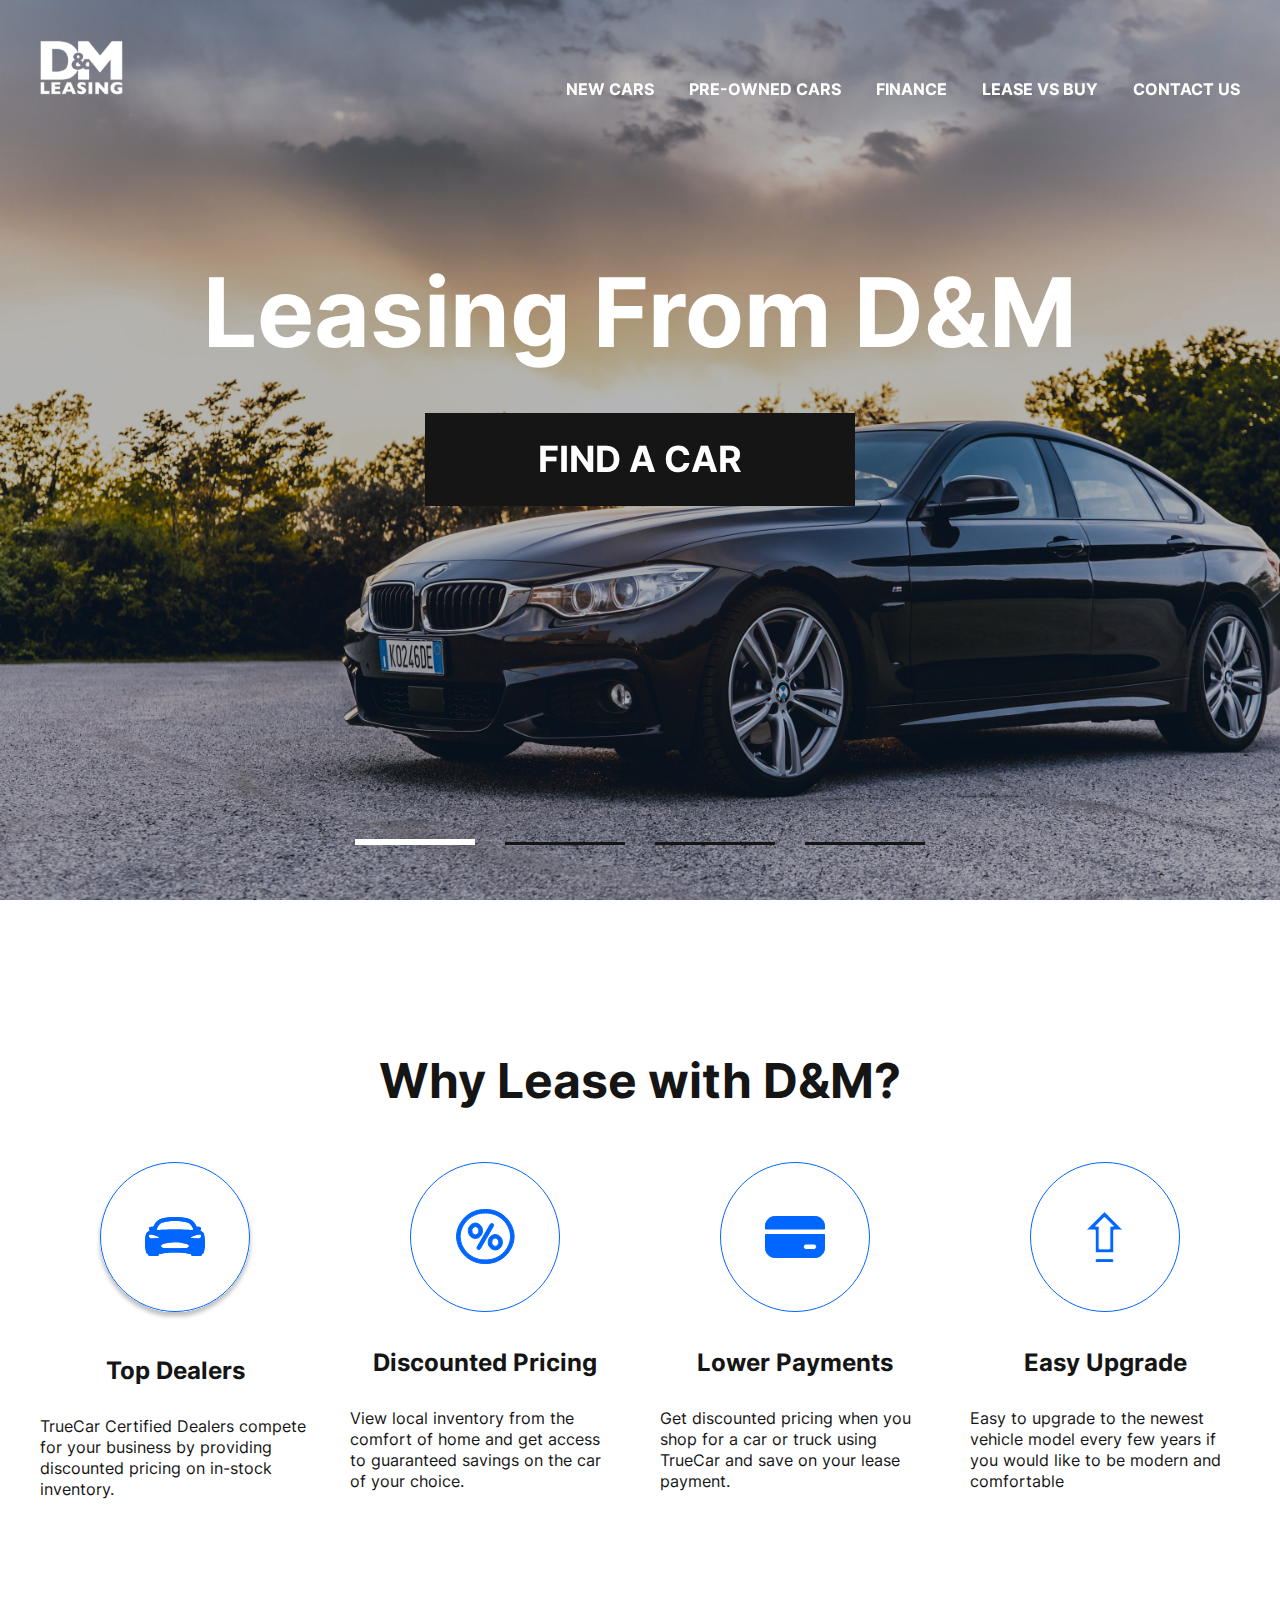
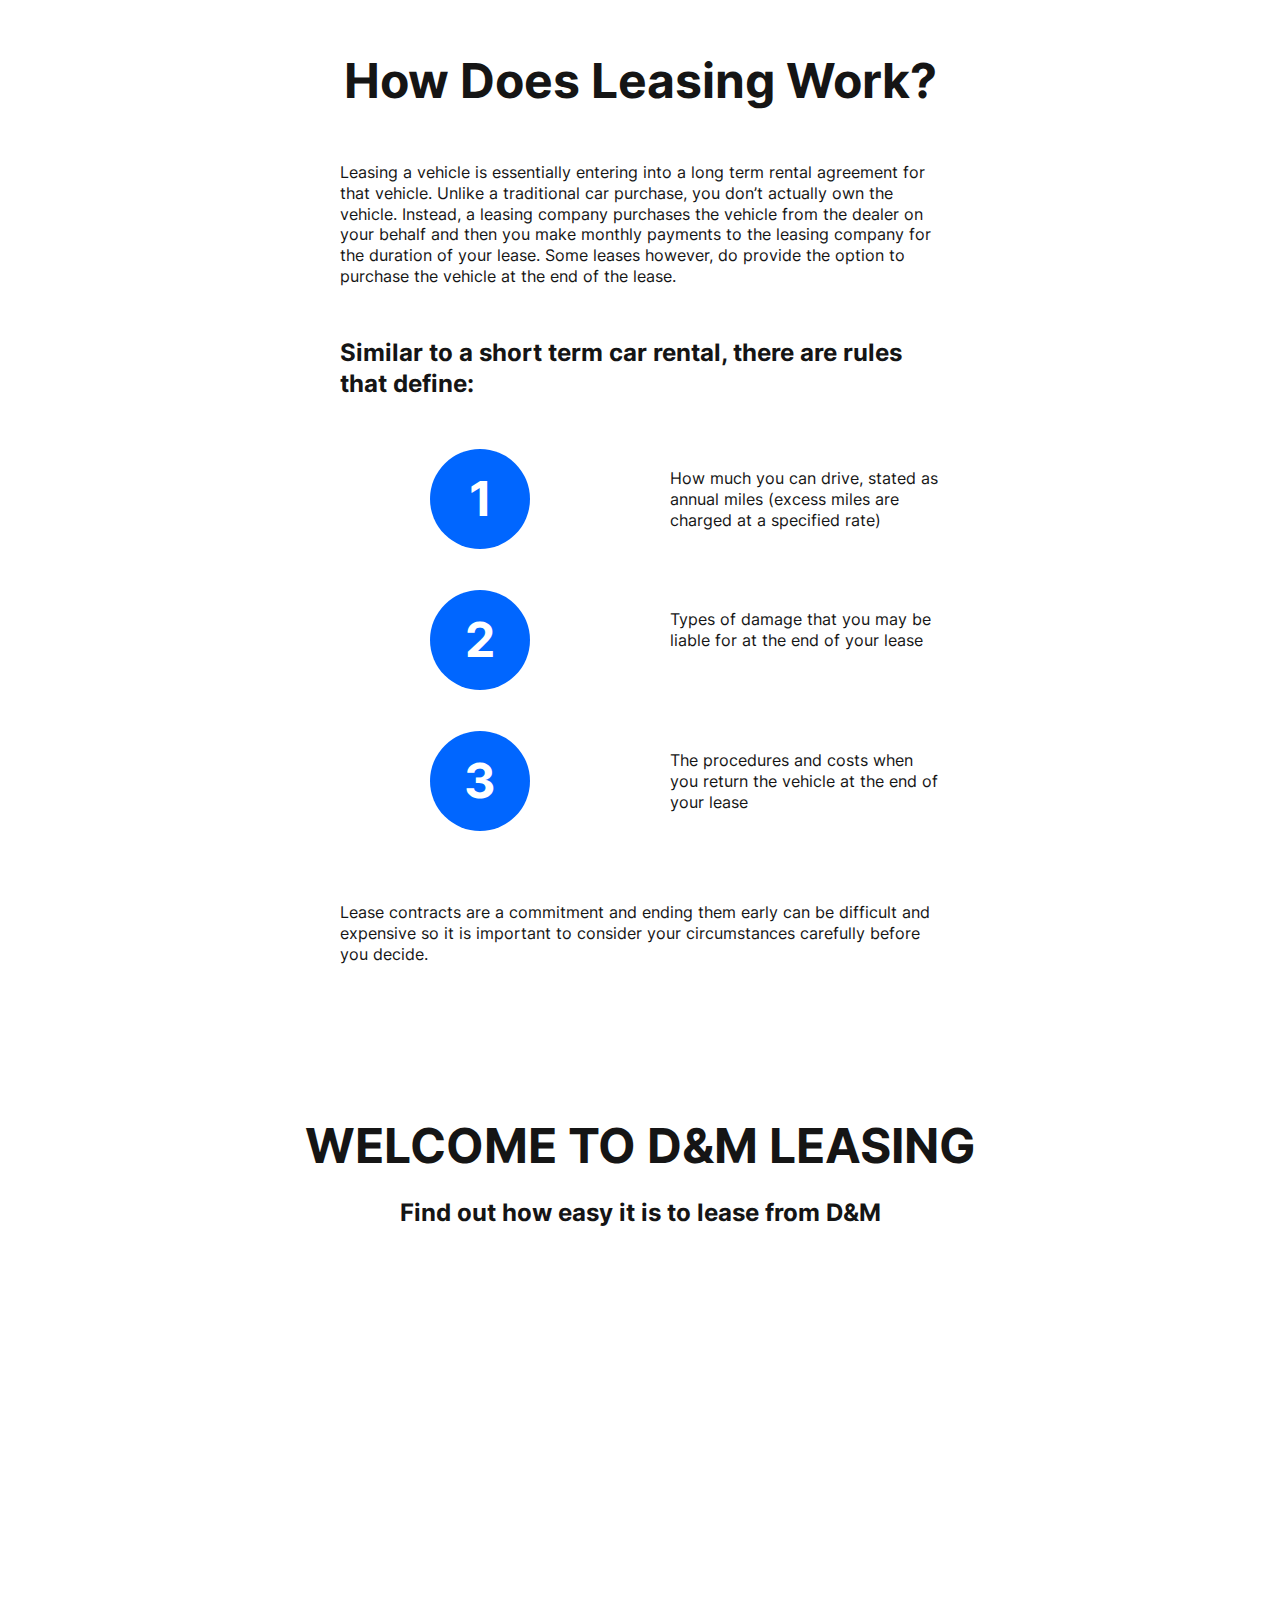
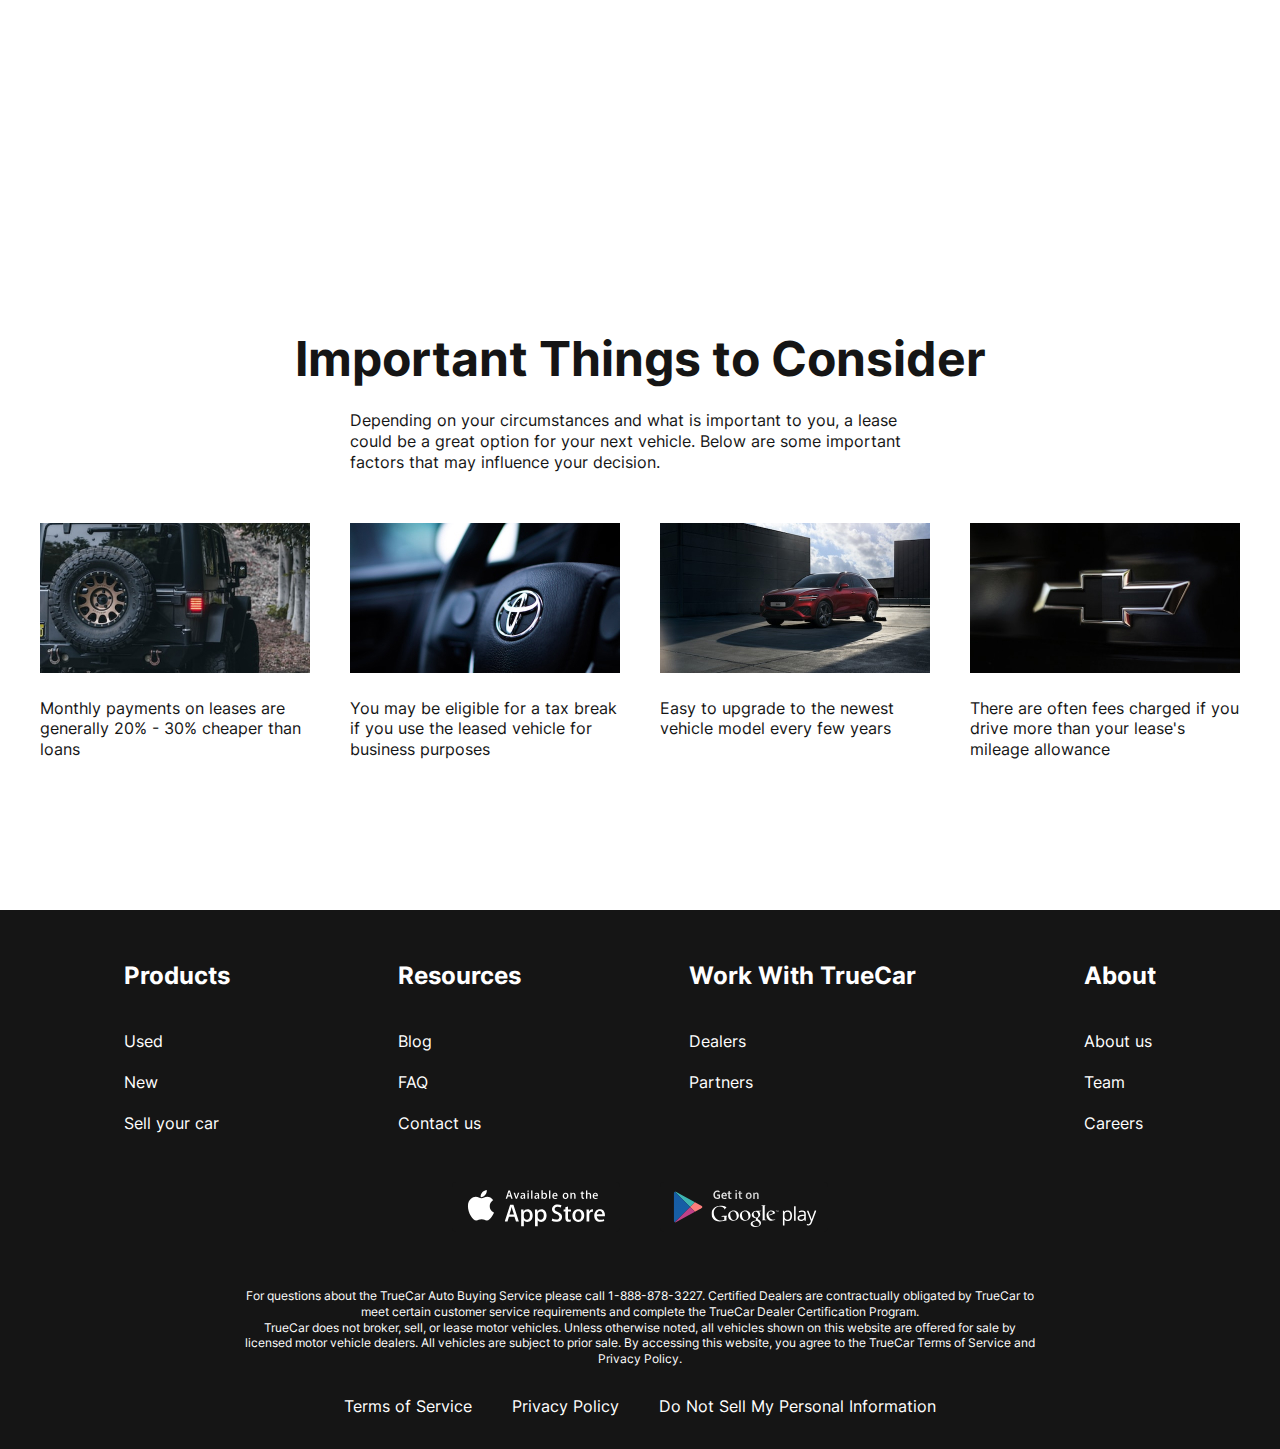
<file: index.html>
<!DOCTYPE html>
<html lang="en">
<head>
    <meta charset="UTF-8">
    <meta http-equiv="X-UA-Compatible" content="IE=edge">
    <meta name="viewport" content="width=device-width, initial-scale=1.0">
    <title>Главная</title>
    <!-- swiper css link -->
    <link rel="stylesheet" href="https://cdn.jsdelivr.net/npm/swiper@9/swiper-bundle.min.css"/>
    <!-- css file link -->
    <link rel="stylesheet" href="css/style.css">
    <!-- favicon link -->
    <link rel="shortcut icon" href="images/favicon.ico">
</head>
<body>
    <div class="wrapper">
        <header class="header header-main">
            <div class="container">
                <div class="header__inner">
                    <a href="index.html" class="logo">
                        <img src="images/logo.svg" alt="" class="logo__img">
                    </a>
                    <nav class="menu">
                        <button class="menu__btn">
                            <span></span>
                            <span></span>
                            <span></span>
                        </button>
                        <ul class="menu__list">
                            <li class="menu__list-item">
                                <a href="new-cars.html" class="menu__list-link">NEW CARS</a>
                            </li>
                            <li class="menu__list-item">
                                <a href="" class="menu__list-link">PRE-OWNED CARS</a>
                            </li>
                            <li class="menu__list-item">
                                <a href="" class="menu__list-link">FINANCE</a>
                            </li>
                            <li class="menu__list-item">
                                <a href="" class="menu__list-link">LEASE VS BUY</a>
                            </li>
                            <li class="menu__list-item">
                                <a href="contacts.html" class="menu__list-link">CONTACT US</a>
                            </li>
                        </ul>
                    </nav>
                </div>
            </div>
        </header>

        <main class="main">
            <section class="top">
                <div class="container">
                    <h1 class="title">
                        Leasing From D&M
                    </h1>
                    <a href="new-cars.html" class="top__link">
                        FIND A CAR
                    </a>
                </div>
            </section>

            <div class="slider">
                <div class="swiper">
                    <div class="swiper-wrapper">
                        <div class="swiper-slide" style="background-image: url(images/main-slider/01.webp);"></div>
                        <div class="swiper-slide" style="background-image: url(images/main-slider/02.webp);"></div>
                        <div class="swiper-slide" style="background-image: url(images/main-slider/01.webp);"></div>
                        <div class="swiper-slide" style="background-image: url(images/main-slider/02.webp);"></div>
                    </div>
                    <div class="swiper-pagination"></div>
                </div>
            </div>

            <section class="why-lease">
                <div class="container">
                    <h2 class="section-title">
                        Why Lease with D&M?
                    </h2>
                    <ul class="why-lease__list">
                        <li class="why-lease__item">
                            <img src="images/why-lease/01.svg" alt="" class="why-lease__item-img">
                            <h4 class="why-lease__item-title">
                                Top Dealers
                            </h4>
                            <p class="why-lease__item-text">
                                TrueCar Certified Dealers compete for your business by providing discounted pricing on in-stock inventory.
                            </p>
                        </li>
                        <li class="why-lease__item">
                            <img src="images/why-lease/02.svg" alt="" class="why-lease__item-img">
                            <h4 class="why-lease__item-title">
                                Discounted Pricing
                            </h4>
                            <p class="why-lease__item-text">
                                View local inventory from the comfort of home and get access to guaranteed savings on the car of your choice.
                            </p>
                        </li>
                        <li class="why-lease__item">
                            <img src="images/why-lease/03.svg" alt="" class="why-lease__item-img">
                            <h4 class="why-lease__item-title">
                                Lower Payments
                            </h4>
                            <p class="why-lease__item-text">
                                Get discounted pricing when you shop for a car or truck using TrueCar and save on your lease payment.
                            </p>
                        </li>
                        <li class="why-lease__item">
                            <img src="images/why-lease/04.svg" alt="" class="why-lease__item-img">
                            <h4 class="why-lease__item-title">
                                Easy Upgrade
                            </h4>
                            <p class="why-lease__item-text">
                                Easy to upgrade to the newest vehicle model every few years if you would like to be modern and comfortable
                            </p>
                        </li>
                    </ul>
                </div>
            </section>

            <section class="how-does">
                <div class="container">
                    <div class="how-does__inner">
                        <h2 class="section-title">
                            How Does Leasing Work?
                        </h2>
                        <p class="how-does__text">
                            Leasing a vehicle is essentially entering into a long term rental agreement for that vehicle. Unlike a traditional car purchase, you don’t actually own the vehicle. Instead, a leasing company purchases the vehicle from the dealer on your behalf and then you make monthly payments to the leasing company for the duration of your lease. Some leases however, do provide the option to purchase the vehicle at the end of the lease.
                        </p>
                        <h4 class="how-does__mini-title">
                            Similar to a short term car rental, there are rules that define:
                        </h4>
                        <ol class="how-does__list">
                            <li class="how-does__item">
                                How much you can drive, stated as annual miles (excess miles are charged at a specified rate)
                            </li>
                            <li class="how-does__item">
                                Types of damage that you may be liable for at the end of your lease
                            </li>
                            <li class="how-does__item">
                                The procedures and costs when you return the vehicle at the end of your lease
                            </li>
                        </ol>
                        <p class="how-does__text">
                            Lease contracts are a commitment and ending them early can be difficult and expensive so it is important to consider your circumstances carefully before you decide.
                        </p>
                    </div>
                </div>
            </section>

            <section class="welcome">
                <div class="container">
                    <h2 class="section-title welcome__title">
                        WELCOME TO D&M LEASING
                    </h2>
                    <p class="welcome__text">
                        Find out how easy it is to lease from D&M
                    </p>
                    <iframe class="welcome__video" width="1000" height="500" src="https://www.youtube.com/embed/dPb3ig0LdqM" title="YouTube video player" frameborder="0" allow="accelerometer; autoplay; clipboard-write; encrypted-media; gyroscope; picture-in-picture; web-share" allowfullscreen></iframe>
                </div>
            </section>
            <section class="important">
                <div class="container">
                    <h2 class="section-title important__title">
                        Important Things to Consider
                    </h2>
                    <p class="important__text">
                        Depending on your circumstances and what is important to you, a lease could be a great option for your next vehicle. Below are some important factors that may influence your decision.
                    </p>
                    <ul class="important__list">
                        <li class="important__item">
                            <img src="images/important/01.webp" alt="" class="important__item-img">
                            <p class="important__item-text">
                                Monthly payments on leases are generally 20% - 30% cheaper than loans
                            </p>
                        </li>
                        <li class="important__item">
                            <img src="images/important/02.webp" alt="" class="important__item-img">
                            <p class="important__item-text">
                                You may be eligible for a tax break if you use the leased vehicle for business purposes
                            </p>
                        </li>
                        <li class="important__item">
                            <img src="images/important/03.webp" alt="" class="important__item-img">
                            <p class="important__item-text">
                                Easy to upgrade to the newest vehicle model every few years
                            </p>
                        </li>
                        <li class="important__item">
                            <img src="images/important/04.webp" alt="" class="important__item-img">
                            <p class="important__item-text">
                                There are often fees charged if you drive more than your lease's mileage allowance
                            </p>
                        </li>
                    </ul>
                </div>
            </section>
        </main>

        <footer class="footer">
            <div class="container">
                <nav class="footer__menu">
                    <ul class="footer__menu-list">
                        <li class="footer__menu-item">
                            <p class="footer__menu-title">Products</p>
                        </li>
                        <li class="footer__menu-item">
                            <a href="#" class="footer__menu-link">Used</a>
                        </li>
                        <li class="footer__menu-item">
                            <a href="#" class="footer__menu-link">New</a>
                        </li>
                        <li class="footer__menu-item">
                            <a href="#" class="footer__menu-link">Sell your car</a>
                        </li>
                    </ul>
                    <ul class="footer__menu-list">
                        <li class="footer__menu-item">
                            <p class="footer__menu-title">Resources</p>
                        </li>
                        <li class="footer__menu-item">
                            <a href="#" class="footer__menu-link">Blog</a>
                        </li>
                        <li class="footer__menu-item">
                            <a href="#" class="footer__menu-link">FAQ</a>
                        </li>
                        <li class="footer__menu-item">
                            <a href="contacts.html" class="footer__menu-link">Contact us</a>
                        </li>
                    </ul>
                    <ul class="footer__menu-list">
                        <li class="footer__menu-item">
                            <p class="footer__menu-title">Work With TrueCar</p>
                        </li>
                        <li class="footer__menu-item">
                            <a href="#" class="footer__menu-link">Dealers</a>
                        </li>
                        <li class="footer__menu-item">
                            <a href="#" class="footer__menu-link">Partners</a>
                        </li>
                    </ul>
                    <ul class="footer__menu-list">
                        <li class="footer__menu-item">
                            <p class="footer__menu-title">About</p>
                        </li>
                        <li class="footer__menu-item">
                            <a href="#" class="footer__menu-link">About us</a>
                        </li>
                        <li class="footer__menu-item">
                            <a href="#" class="footer__menu-link">Team</a>
                        </li>
                        <li class="footer__menu-item">
                            <a href="#" class="footer__menu-link">Careers</a>
                        </li>
                    </ul>
                </nav>

                <ul class="app">
                    <li class="app__item">
                        <a href="#" class="app__item-link">
                            <img src="images/app/app-store.svg" alt="" class="app__item-img">
                        </a>
                    </li>
                    <li class="app__item">
                        <a href="#" class="app__item-link">
                            <img src="images/app/google-play.svg" alt="" class="app__item-img">
                        </a>
                    </li>
                </ul>

                <div class="footer__copy">
                    <p class="footer__copy-text">
                        For questions about the TrueCar Auto Buying Service please call 1-888-878-3227.
                        Certified Dealers are contractually obligated by TrueCar to meet certain customer service requirements and complete the TrueCar Dealer Certification Program.
                    </p>
                    <p class="footer__copy-text">
                        TrueCar does not broker, sell, or lease motor vehicles. Unless otherwise noted, all vehicles shown on this website are offered for sale by licensed motor vehicle dealers. All vehicles are subject to prior sale. By accessing this website, you agree to the TrueCar Terms of Service and Privacy Policy.
                    </p>
                </div>
                
                <nav class="copy__nav">
                    <ul class="copy__nav-list">
                        <li class="copy__nav-item">
                            <a href="#" class="copy__nav-link">Terms of Service</a>
                        </li>
                        <li class="copy__nav-item">
                            <a href="#" class="copy__nav-link">Privacy Policy</a>
                        </li>
                        <li class="copy__nav-item">
                            <a href="#" class="copy__nav-link">Do Not Sell My Personal Information</a>
                        </li>
                    </ul>
                </nav>
            </div>
        </footer>
    </div>

    <!-- swiper js link -->
    <script src="js/swiper-bundle.min.js"></script>
    <!-- file js link -->
    <script src="js/main.js"></script>
</body>
</html>
</file>
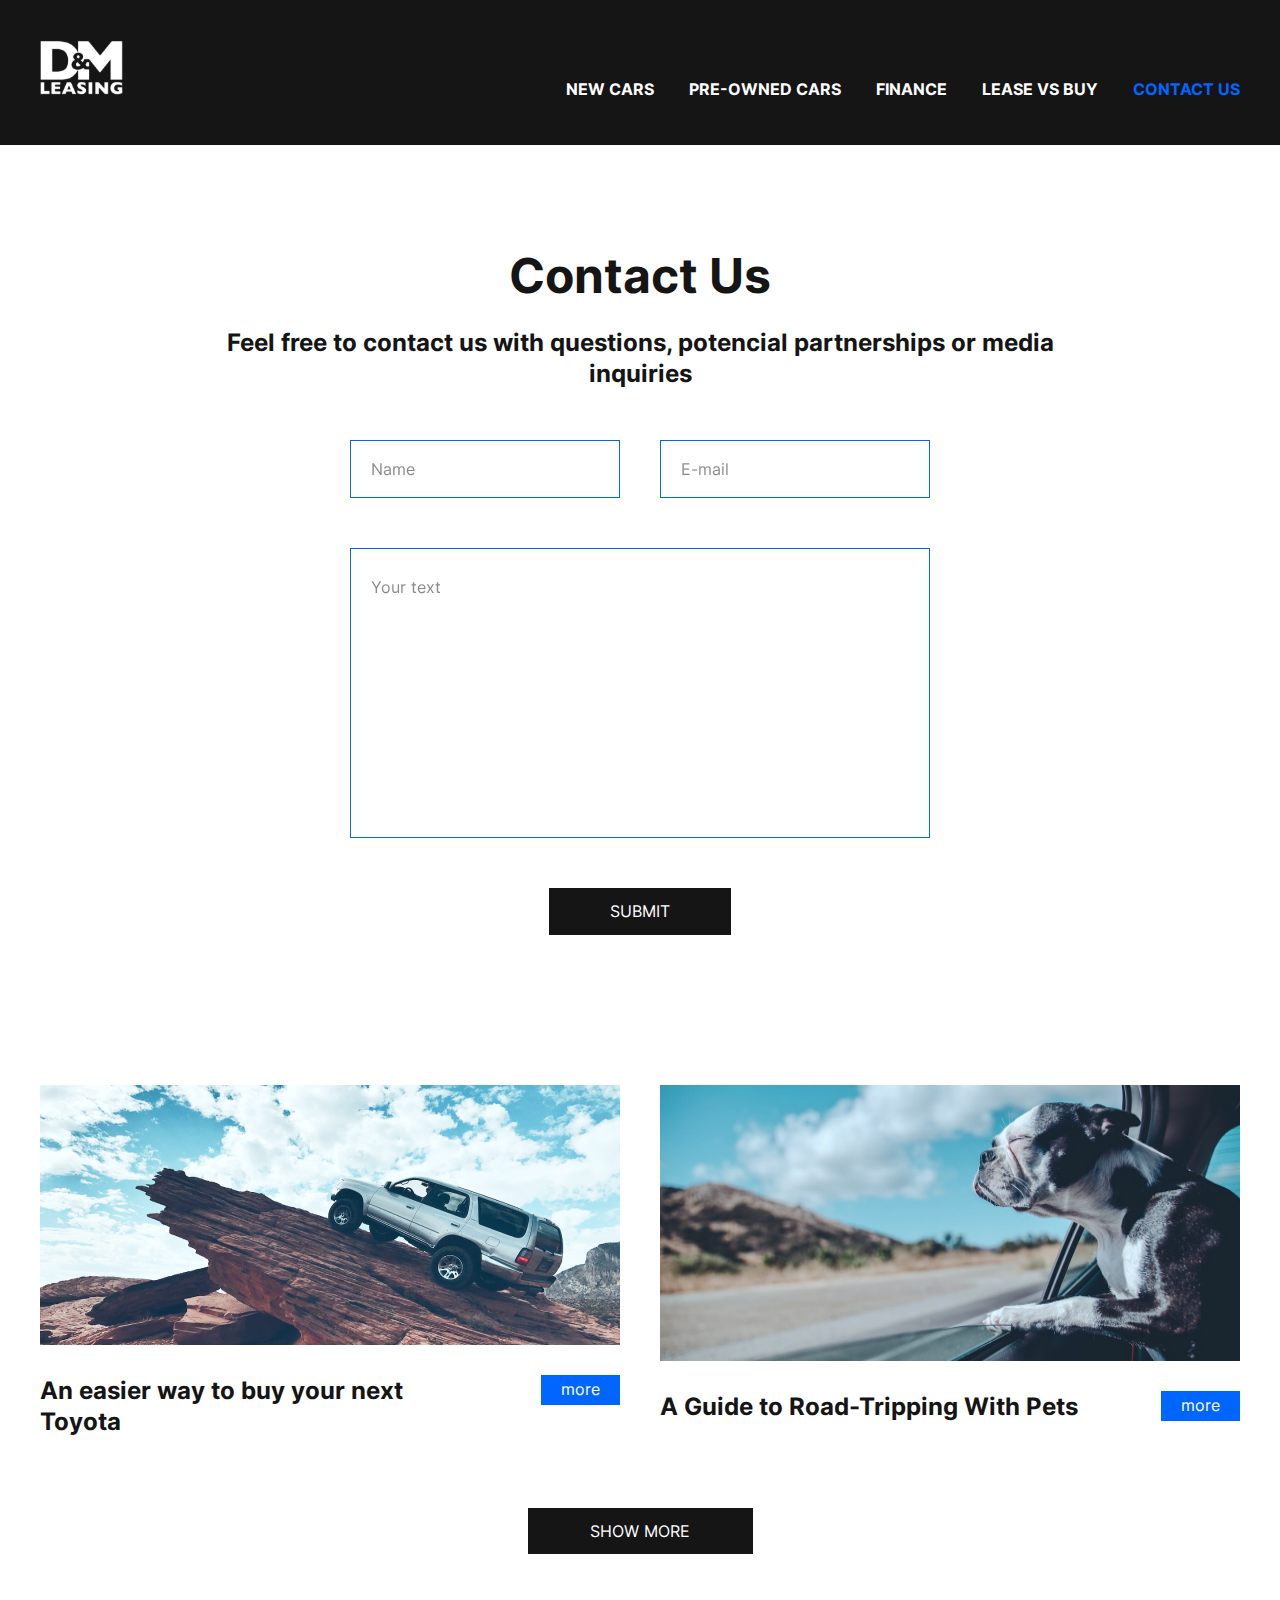
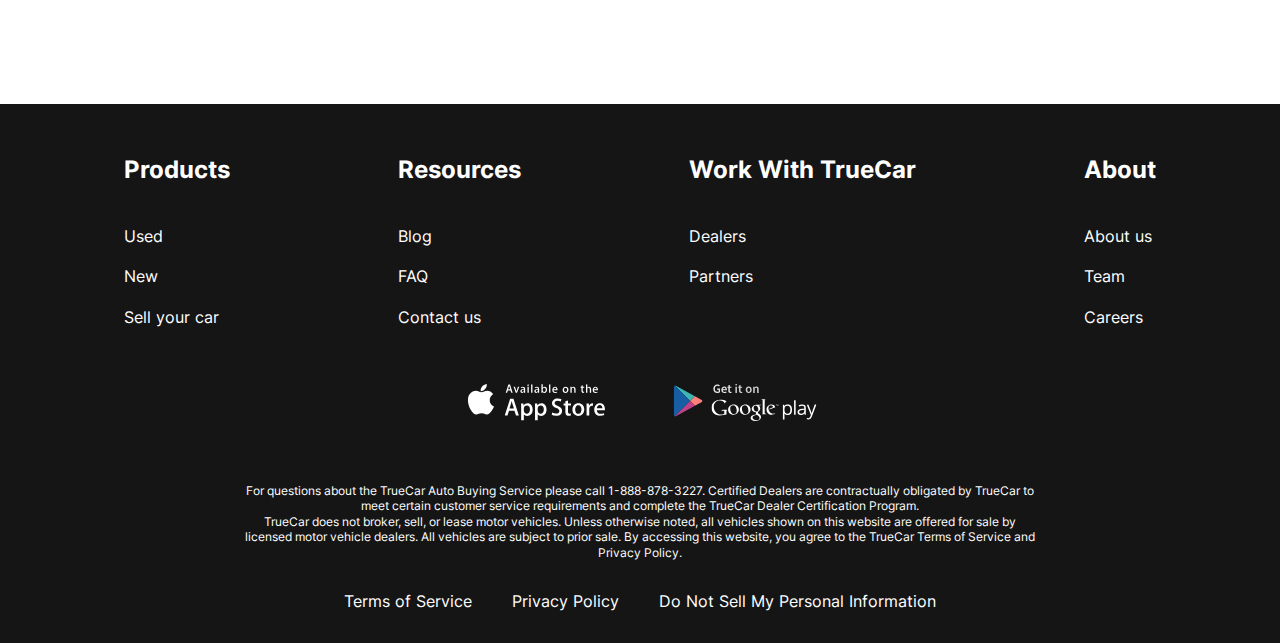
<file: contacts.html>
<!DOCTYPE html>
<html lang="en">
<head>
    <meta charset="UTF-8">
    <meta http-equiv="X-UA-Compatible" content="IE=edge">
    <meta name="viewport" content="width=device-width, initial-scale=1.0">
    <title>Контакты</title>
    <!-- css file link -->
    <link rel="stylesheet" href="css/style.css">
    <!-- favicon link -->
    <link rel="shortcut icon" href="images/favicon.ico">
</head>
<body>
    <div class="wrapper">
        <header class="header">
            <div class="container">
                <div class="header__inner">
                    <a href="index.html" class="logo">
                        <img src="images/logo.svg" alt="" class="logo__img">
                    </a>
                    <nav class="menu">
                        <button class="menu__btn">
                            <span></span>
                            <span></span>
                            <span></span>
                        </button>
                        <ul class="menu__list">
                            <li class="menu__list-item">
                                <a href="new-cars.html" class="menu__list-link">NEW CARS</a>
                            </li>
                            <li class="menu__list-item">
                                <a href="" class="menu__list-link">PRE-OWNED CARS</a>
                            </li>
                            <li class="menu__list-item">
                                <a href="" class="menu__list-link">FINANCE</a>
                            </li>
                            <li class="menu__list-item">
                                <a href="" class="menu__list-link">LEASE VS BUY</a>
                            </li>
                            <li class="menu__list-item">
                                <a href="" class="menu__list-link menu__list-link--active">CONTACT US</a>
                            </li>
                        </ul>
                    </nav>
                </div>
            </div>
        </header>

        <main class="main">
            <section class="contacts">
                <div class="container">
                    <h2 class="section-title contacts__title">
                        Contact Us
                    </h2>
                    <p class="contacts__text">
                        Feel free to contact us with questions, potencial partnerships or media inquiries
                    </p>
                    <form action="#" class="contacts-form">
                        <input type="text" class="contacts-form__input" placeholder="Name">
                        <input type="text" class="contacts-form__input" placeholder="E-mail">
                        <textarea class="contacts-form__textarea" placeholder="Your text"></textarea>
                        <button class="contacts-form__btn" type="submit">SUBMIT</button>
                    </form>
                </div>
            </section>

            <section class="blog">
                <div class="container">
                    <div class="blog__items">
                        <div class="blog__item">
                            <img src="images/blog/01.webp" alt="" class="blog__item-img">
                            <h4 class="blog__item-title">
                                An easier way to buy your next Toyota
                            </h4>
                            <a href="#" class="blog__item-link">more</a>
                        </div>
                        <div class="blog__item">
                            <img src="images/blog/02.webp" alt="" class="blog__item-img">
                            <h4 class="blog__item-title">
                                A Guide to Road-Tripping With Pets
                            </h4>
                            <a href="#" class="blog__item-link">more</a>
                        </div>
                    </div>
                    <a href="#" class="showmore-link">SHOW MORE</a>
                </div>
            </section>
        </main>

        <footer class="footer">
            <div class="container">
                <nav class="footer__menu">
                    <ul class="footer__menu-list">
                        <li class="footer__menu-item">
                            <p class="footer__menu-title">Products</p>
                        </li>
                        <li class="footer__menu-item">
                            <a href="#" class="footer__menu-link">Used</a>
                        </li>
                        <li class="footer__menu-item">
                            <a href="#" class="footer__menu-link">New</a>
                        </li>
                        <li class="footer__menu-item">
                            <a href="#" class="footer__menu-link">Sell your car</a>
                        </li>
                    </ul>
                    <ul class="footer__menu-list">
                        <li class="footer__menu-item">
                            <p class="footer__menu-title">Resources</p>
                        </li>
                        <li class="footer__menu-item">
                            <a href="#" class="footer__menu-link">Blog</a>
                        </li>
                        <li class="footer__menu-item">
                            <a href="#" class="footer__menu-link">FAQ</a>
                        </li>
                        <li class="footer__menu-item">
                            <a href="contacts.html" class="footer__menu-link">Contact us</a>
                        </li>
                    </ul>
                    <ul class="footer__menu-list">
                        <li class="footer__menu-item">
                            <p class="footer__menu-title">Work With TrueCar</p>
                        </li>
                        <li class="footer__menu-item">
                            <a href="#" class="footer__menu-link">Dealers</a>
                        </li>
                        <li class="footer__menu-item">
                            <a href="#" class="footer__menu-link">Partners</a>
                        </li>
                    </ul>
                    <ul class="footer__menu-list">
                        <li class="footer__menu-item">
                            <p class="footer__menu-title">About</p>
                        </li>
                        <li class="footer__menu-item">
                            <a href="#" class="footer__menu-link">About us</a>
                        </li>
                        <li class="footer__menu-item">
                            <a href="#" class="footer__menu-link">Team</a>
                        </li>
                        <li class="footer__menu-item">
                            <a href="#" class="footer__menu-link">Careers</a>
                        </li>
                    </ul>
                </nav>

                <ul class="app">
                    <li class="app__item">
                        <a href="#" class="app__item-link">
                            <img src="images/app/app-store.svg" alt="" class="app__item-img">
                        </a>
                    </li>
                    <li class="app__item">
                        <a href="#" class="app__item-link">
                            <img src="images/app/google-play.svg" alt="" class="app__item-img">
                        </a>
                    </li>
                </ul>

                <div class="footer__copy">
                    <p class="footer__copy-text">
                        For questions about the TrueCar Auto Buying Service please call 1-888-878-3227.
                        Certified Dealers are contractually obligated by TrueCar to meet certain customer service requirements and complete the TrueCar Dealer Certification Program.
                    </p>
                    <p class="footer__copy-text">
                        TrueCar does not broker, sell, or lease motor vehicles. Unless otherwise noted, all vehicles shown on this website are offered for sale by licensed motor vehicle dealers. All vehicles are subject to prior sale. By accessing this website, you agree to the TrueCar Terms of Service and Privacy Policy.
                    </p>
                </div>
                
                <nav class="copy__nav">
                    <ul class="copy__nav-list">
                        <li class="copy__nav-item">
                            <a href="#" class="copy__nav-link">Terms of Service</a>
                        </li>
                        <li class="copy__nav-item">
                            <a href="#" class="copy__nav-link">Privacy Policy</a>
                        </li>
                        <li class="copy__nav-item">
                            <a href="#" class="copy__nav-link">Do Not Sell My Personal Information</a>
                        </li>
                    </ul>
                </nav>
            </div>
        </footer>
    </div>

    <script src="js/main.js"></script>
</body>
</html>
</file>
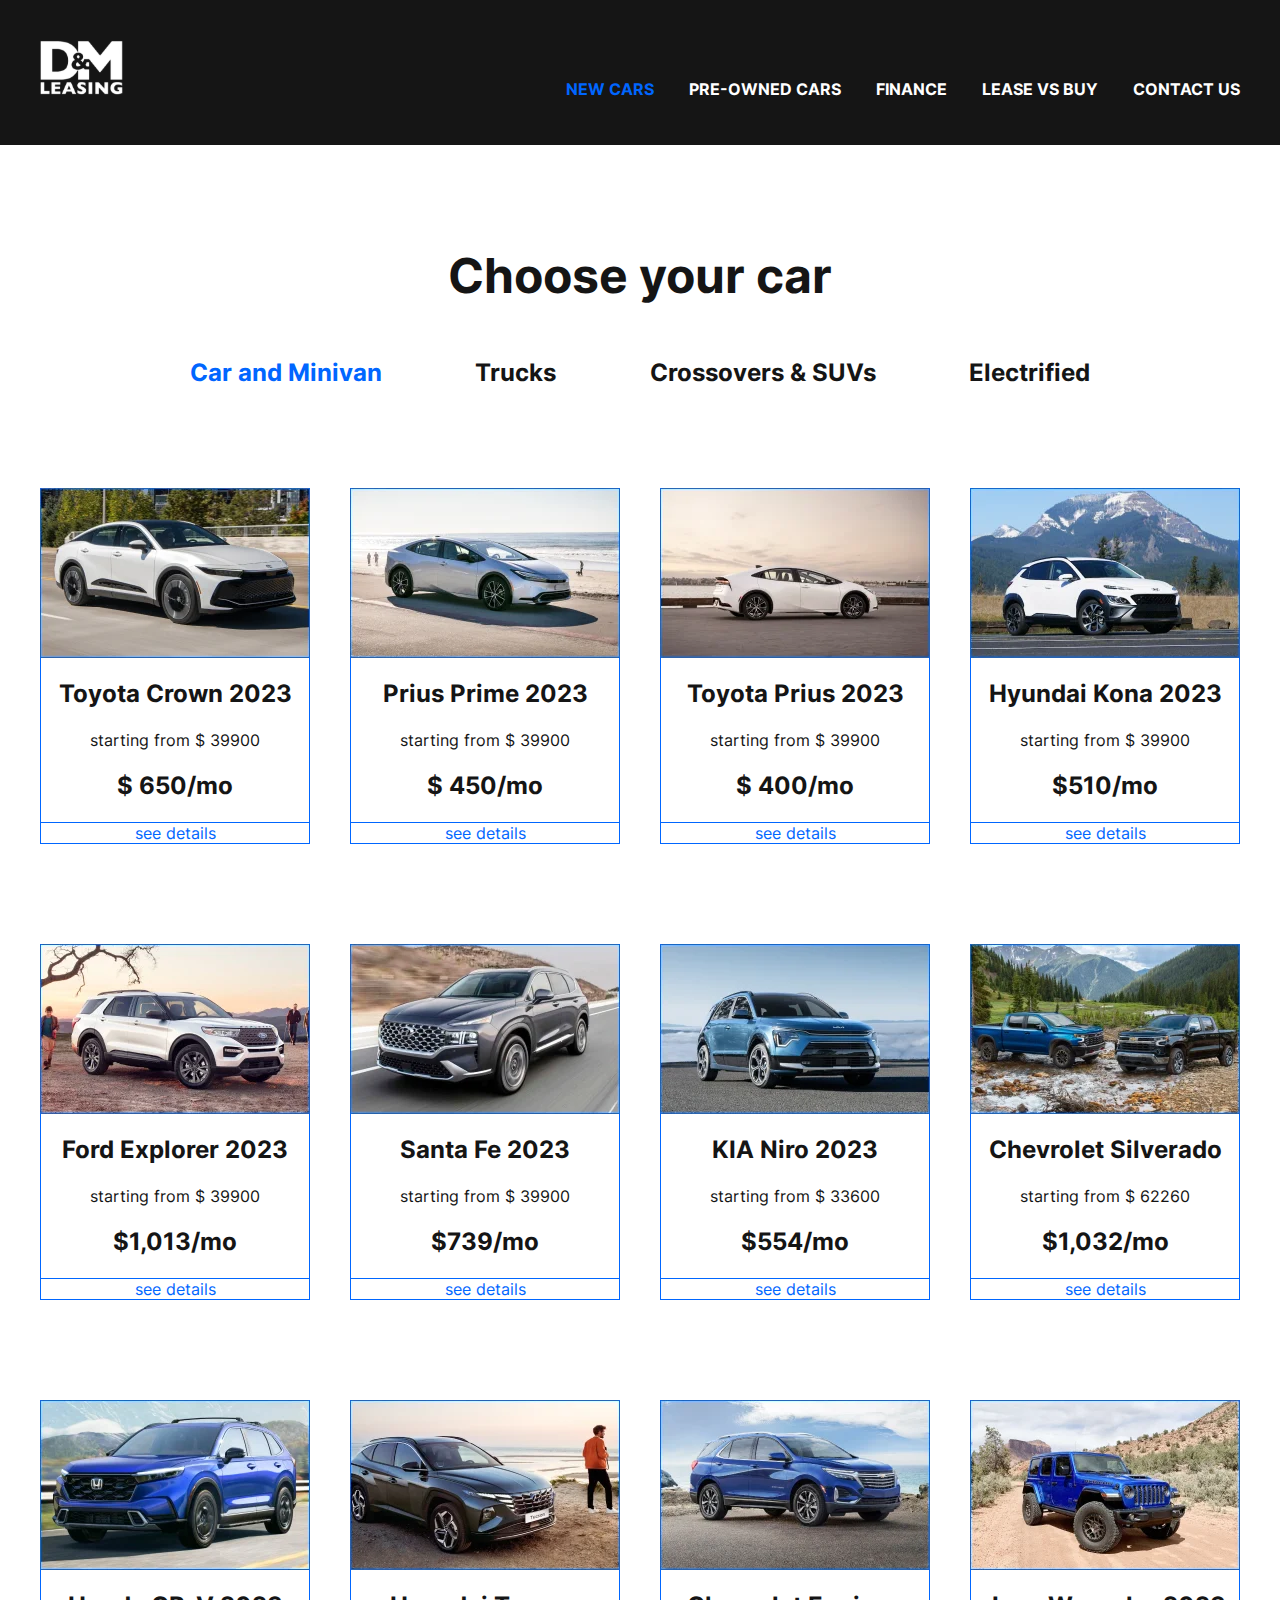
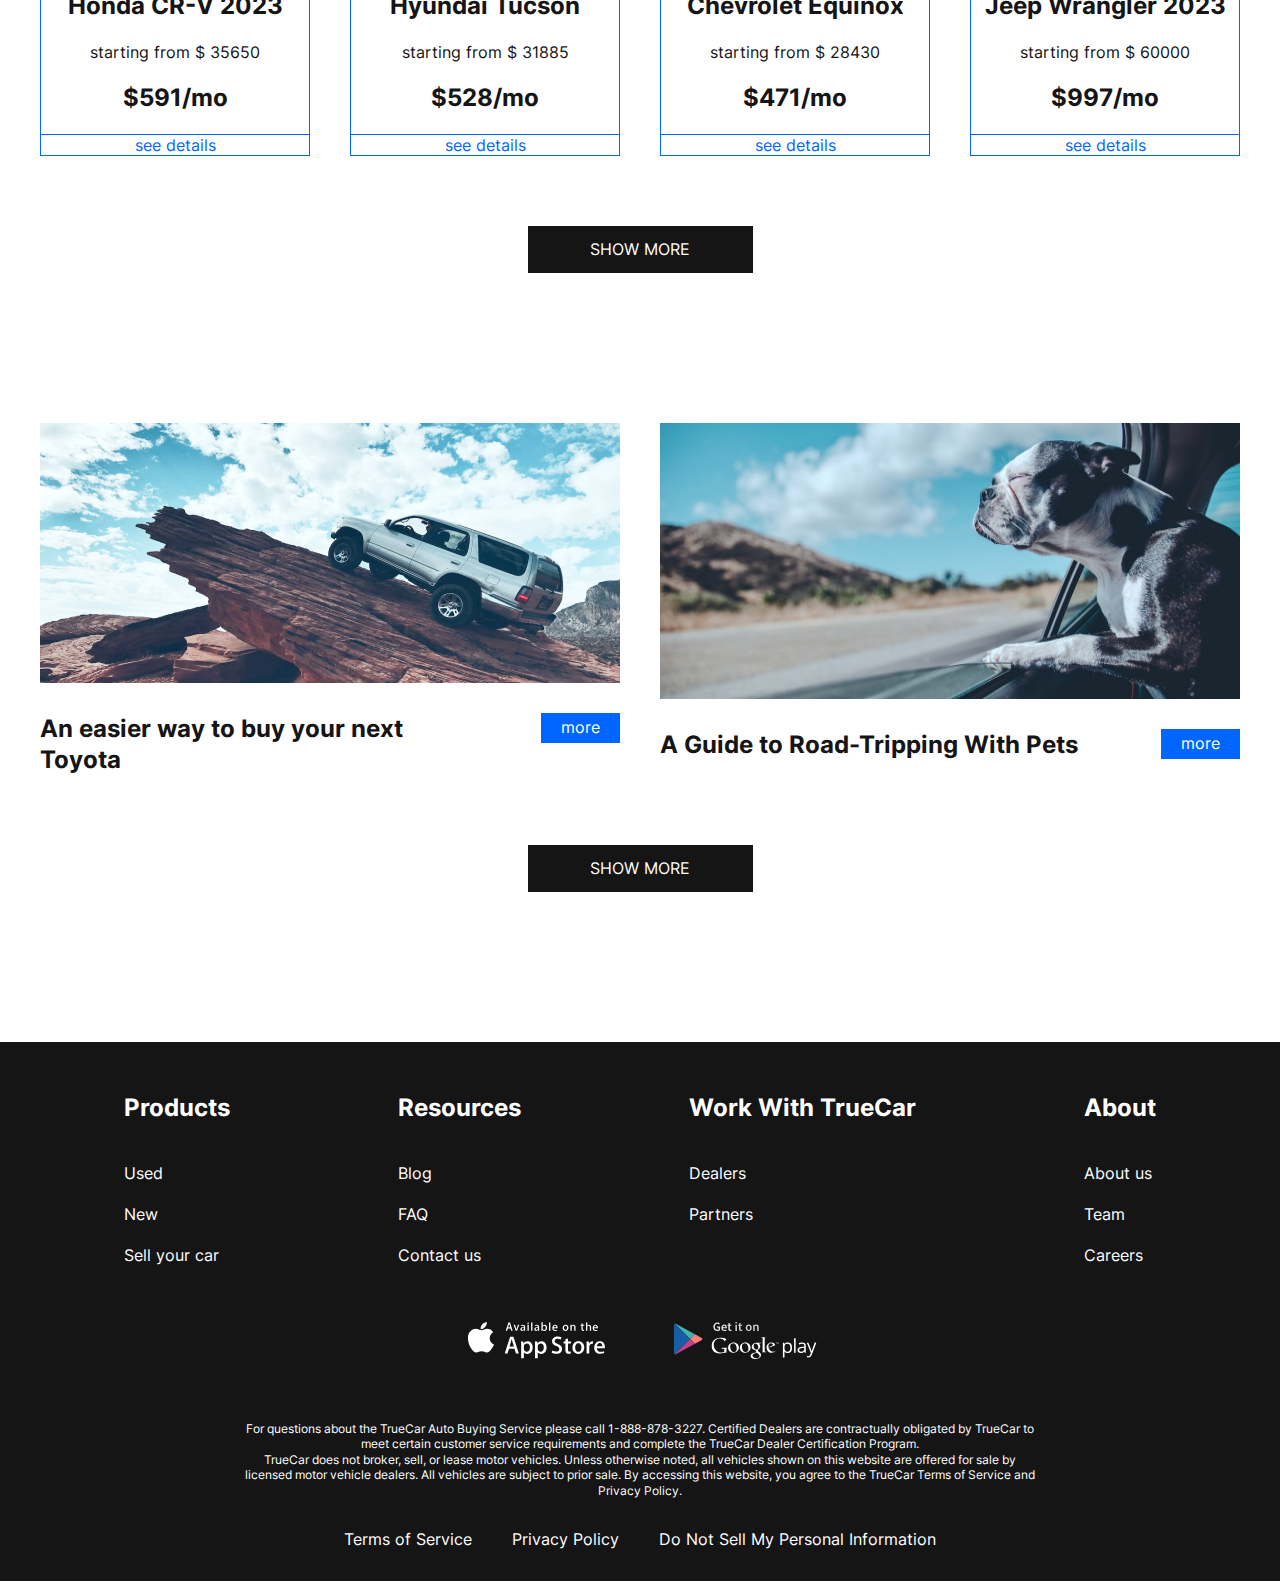
<file: new-cars.html>
<!DOCTYPE html>
<html lang="en">
<head>
    <meta charset="UTF-8">
    <meta http-equiv="X-UA-Compatible" content="IE=edge">
    <meta name="viewport" content="width=device-width, initial-scale=1.0">
    <title>Новые авто</title>
    <!-- css file link -->
    <link rel="stylesheet" href="css/style.css">
    <!-- favicon link -->
    <link rel="shortcut icon" href="images/favicon.ico">
</head>
<body>
    <div class="wrapper">
        <header class="header">
            <div class="container">
                <div class="header__inner">
                    <a href="index.html" class="logo">
                        <img src="images/logo.svg" alt="" class="logo__img">
                    </a>
                    <nav class="menu">
                        <button class="menu__btn">
                            <span></span>
                            <span></span>
                            <span></span>
                        </button>
                        <ul class="menu__list">
                            <li class="menu__list-item">
                                <a href="" class="menu__list-link menu__list-link--active">NEW CARS</a>
                            </li>
                            <li class="menu__list-item">
                                <a href="" class="menu__list-link">PRE-OWNED CARS</a>
                            </li>
                            <li class="menu__list-item">
                                <a href="" class="menu__list-link">FINANCE</a>
                            </li>
                            <li class="menu__list-item">
                                <a href="" class="menu__list-link">LEASE VS BUY</a>
                            </li>
                            <li class="menu__list-item">
                                <a href="contacts.html" class="menu__list-link">CONTACT US</a>
                            </li>
                        </ul>
                    </nav>
                </div>
            </div>
        </header>

        <main class="main">
            <section class="choose">
                <div class="container">
                    <h2 class="section-title">
                        Choose your car
                    </h2>
                    <div class="tabs">
                        <div class="tabs__btn">
                            <button class="tabs__btn-item tabs__btn-item--active" data-button="content-1">Car and Minivan</button>
                            <button class="tabs__btn-item" data-button="content-2">Trucks</button>
                            <button class="tabs__btn-item" data-button="content-3">Crossovers & SUVs</button>
                            <button class="tabs__btn-item" data-button="content-4">Electrified</button>
                        </div>

                        <div class="tabs__content">

                            <!-- Car and Minivan -->
                            <div class="tabs__content-item tabs__content-item--active" id="content-1">
                                <div class="car-card">
                                    <img src="images/car-card/01.webp" alt="" class="car-card__img">
                                    <div class="car-card__content">
                                        <h4 class="car-card__title">Toyota Crown 2023</h4>
                                        <p class="car-card__text">starting from $ 39900</p>
                                        <p class="car-card__price">$ 650/mo</p>
                                    </div>
                                    <a href="#" class="car-card__link">see details</a>
                                </div>

                                <div class="car-card">
                                    <img src="images/car-card/02.webp" alt="" class="car-card__img">
                                    <div class="car-card__content">
                                        <h4 class="car-card__title">Prius Prime 2023</h4>
                                        <p class="car-card__text">starting from $ 39900</p>
                                        <p class="car-card__price">$ 450/mo</p>
                                    </div>
                                    <a href="#" class="car-card__link">see details</a>
                                </div>

                                <div class="car-card">
                                    <img src="images/car-card/03.webp" alt="" class="car-card__img">
                                    <div class="car-card__content">
                                        <h4 class="car-card__title">Toyota Prius 2023</h4>
                                        <p class="car-card__text">starting from $ 39900</p>
                                        <p class="car-card__price">$ 400/mo</p>
                                    </div>
                                    <a href="#" class="car-card__link">see details</a>
                                </div>

                                <div class="car-card">
                                    <img src="images/car-card/04.webp" alt="" class="car-card__img">
                                    <div class="car-card__content">
                                        <h4 class="car-card__title">Hyundai Kona 2023</h4>
                                        <p class="car-card__text">starting from $ 39900</p>
                                        <p class="car-card__price">$510/mo</p>
                                    </div>
                                    <a href="#" class="car-card__link">see details</a>
                                </div>

                                <div class="car-card">
                                    <img src="images/car-card/05.webp" alt="" class="car-card__img">
                                    <div class="car-card__content">
                                        <h4 class="car-card__title">Ford Explorer 2023</h4>
                                        <p class="car-card__text">starting from $ 39900</p>
                                        <p class="car-card__price">$1,013/mo</p>
                                    </div>
                                    <a href="#" class="car-card__link">see details</a>
                                </div>

                                <div class="car-card">
                                    <img src="images/car-card/06.webp" alt="" class="car-card__img">
                                    <div class="car-card__content">
                                        <h4 class="car-card__title">Santa  Fe 2023</h4>
                                        <p class="car-card__text">starting from $ 39900</p>
                                        <p class="car-card__price">$739/mo</p>
                                    </div>
                                    <a href="#" class="car-card__link">see details</a>
                                </div>

                                <div class="car-card">
                                    <img src="images/car-card/07.webp" alt="" class="car-card__img">
                                    <div class="car-card__content">
                                        <h4 class="car-card__title">KIA Niro 2023</h4>
                                        <p class="car-card__text">starting from $ 33600</p>
                                        <p class="car-card__price">$554/mo</p>
                                    </div>
                                    <a href="#" class="car-card__link">see details</a>
                                </div>

                                <div class="car-card">
                                    <img src="images/car-card/08.webp" alt="" class="car-card__img">
                                    <div class="car-card__content">
                                        <h4 class="car-card__title">Chevrolet Silverado</h4>
                                        <p class="car-card__text">starting from $ 62260</p>
                                        <p class="car-card__price">$1,032/mo</p>
                                    </div>
                                    <a href="#" class="car-card__link">see details</a>
                                </div>

                                <div class="car-card">
                                    <img src="images/car-card/09.webp" alt="" class="car-card__img">
                                    <div class="car-card__content">
                                        <h4 class="car-card__title">Honda CR-V 2023</h4>
                                        <p class="car-card__text">starting from $ 35650</p>
                                        <p class="car-card__price">$591/mo</p>
                                    </div>
                                    <a href="#" class="car-card__link">see details</a>
                                </div>

                                <div class="car-card">
                                    <img src="images/car-card/10.webp" alt="" class="car-card__img">
                                    <div class="car-card__content">
                                        <h4 class="car-card__title">Hyundai Tucson</h4>
                                        <p class="car-card__text">starting from $ 31885</p>
                                        <p class="car-card__price">$528/mo</p>
                                    </div>
                                    <a href="#" class="car-card__link">see details</a>
                                </div>

                                <div class="car-card">
                                    <img src="images/car-card/11.webp" alt="" class="car-card__img">
                                    <div class="car-card__content">
                                        <h4 class="car-card__title">Chevrolet Equinox</h4>
                                        <p class="car-card__text">starting from $ 28430</p>
                                        <p class="car-card__price">$471/mo</p>
                                    </div>
                                    <a href="#" class="car-card__link">see details</a>
                                </div>

                                <div class="car-card">
                                    <img src="images/car-card/12.webp" alt="" class="car-card__img">
                                    <div class="car-card__content">
                                        <h4 class="car-card__title">Jeep Wrangler 2023</h4>
                                        <p class="car-card__text">starting from $ 60000</p>
                                        <p class="car-card__price">$997/mo</p>
                                    </div>
                                    <a href="#" class="car-card__link">see details</a>
                                </div>
                    
                            </div>

                            <!-- Trucks -->
                            <div class="tabs__content-item" id="content-2">
                                <div class="car-card">
                                    <img src="images/car-card/05.webp" alt="" class="car-card__img">
                                    <div class="car-card__content">
                                        <h4 class="car-card__title">Ford Explorer 2023</h4>
                                        <p class="car-card__text">starting from $ 39900</p>
                                        <p class="car-card__price">$1,013/mo</p>
                                    </div>
                                    <a href="#" class="car-card__link">see details</a>
                                </div>

                                <div class="car-card">
                                    <img src="images/car-card/08.webp" alt="" class="car-card__img">
                                    <div class="car-card__content">
                                        <h4 class="car-card__title">Chevrolet Silverado</h4>
                                        <p class="car-card__text">starting from $ 62260</p>
                                        <p class="car-card__price">$1,032/mo</p>
                                    </div>
                                    <a href="#" class="car-card__link">see details</a>
                                </div>

                                <div class="car-card">
                                    <img src="images/car-card/09.webp" alt="" class="car-card__img">
                                    <div class="car-card__content">
                                        <h4 class="car-card__title">Honda CR-V 2023</h4>
                                        <p class="car-card__text">starting from $ 35650</p>
                                        <p class="car-card__price">$591/mo</p>
                                    </div>
                                    <a href="#" class="car-card__link">see details</a>
                                </div>

                                <div class="car-card">
                                    <img src="images/car-card/12.webp" alt="" class="car-card__img">
                                    <div class="car-card__content">
                                        <h4 class="car-card__title">Jeep Wrangler 2023</h4>
                                        <p class="car-card__text">starting from $ 60000</p>
                                        <p class="car-card__price">$997/mo</p>
                                    </div>
                                    <a href="#" class="car-card__link">see details</a>
                                </div>
                            </div>

                            <!-- Crossovers & SUVs -->
                            <div class="tabs__content-item" id="content-3">
                                <div class="car-card">
                                    <img src="images/car-card/06.webp" alt="" class="car-card__img">
                                    <div class="car-card__content">
                                        <h4 class="car-card__title">Santa  Fe 2023</h4>
                                        <p class="car-card__text">starting from $ 39900</p>
                                        <p class="car-card__price">$739/mo</p>
                                    </div>
                                    <a href="#" class="car-card__link">see details</a>
                                </div>

                                <div class="car-card">
                                    <img src="images/car-card/07.webp" alt="" class="car-card__img">
                                    <div class="car-card__content">
                                        <h4 class="car-card__title">KIA Niro 2023</h4>
                                        <p class="car-card__text">starting from $ 33600</p>
                                        <p class="car-card__price">$554/mo</p>
                                    </div>
                                    <a href="#" class="car-card__link">see details</a>
                                </div>

                                <div class="car-card">
                                    <img src="images/car-card/10.webp" alt="" class="car-card__img">
                                    <div class="car-card__content">
                                        <h4 class="car-card__title">Hyundai Tucson</h4>
                                        <p class="car-card__text">starting from $ 31885</p>
                                        <p class="car-card__price">$528/mo</p>
                                    </div>
                                    <a href="#" class="car-card__link">see details</a>
                                </div>

                                <div class="car-card">
                                    <img src="images/car-card/11.webp" alt="" class="car-card__img">
                                    <div class="car-card__content">
                                        <h4 class="car-card__title">Chevrolet Equinox</h4>
                                        <p class="car-card__text">starting from $ 28430</p>
                                        <p class="car-card__price">$471/mo</p>
                                    </div>
                                    <a href="#" class="car-card__link">see details</a>
                                </div>
                            </div>

                            <!-- Electrified -->
                            <div class="tabs__content-item" id="content-4">
                                <div class="car-card">
                                    <img src="images/car-card/01.webp" alt="" class="car-card__img">
                                    <div class="car-card__content">
                                        <h4 class="car-card__title">Toyota Crown 2023</h4>
                                        <p class="car-card__text">starting from $ 39900</p>
                                        <p class="car-card__price">$ 650/mo</p>
                                    </div>
                                    <a href="#" class="car-card__link">see details</a>
                                </div>

                                <div class="car-card">
                                    <img src="images/car-card/02.webp" alt="" class="car-card__img">
                                    <div class="car-card__content">
                                        <h4 class="car-card__title">Prius Prime 2023</h4>
                                        <p class="car-card__text">starting from $ 39900</p>
                                        <p class="car-card__price">$ 450/mo</p>
                                    </div>
                                    <a href="#" class="car-card__link">see details</a>
                                </div>

                                <div class="car-card">
                                    <img src="images/car-card/03.webp" alt="" class="car-card__img">
                                    <div class="car-card__content">
                                        <h4 class="car-card__title">Toyota Prius 2023</h4>
                                        <p class="car-card__text">starting from $ 39900</p>
                                        <p class="car-card__price">$ 400/mo</p>
                                    </div>
                                    <a href="#" class="car-card__link">see details</a>
                                </div>

                                <div class="car-card">
                                    <img src="images/car-card/04.webp" alt="" class="car-card__img">
                                    <div class="car-card__content">
                                        <h4 class="car-card__title">Hyundai Kona 2023</h4>
                                        <p class="car-card__text">starting from $ 39900</p>
                                        <p class="car-card__price">$510/mo</p>
                                    </div>
                                    <a href="#" class="car-card__link">see details</a>
                                </div>
                            </div>
                        </div>
                    </div>
                    <a href="#" class="showmore-link">SHOW MORE</a>
                </div>
            </section>


            <section class="blog">
                <div class="container">
                    <div class="blog__items">
                        <div class="blog__item">
                            <img src="images/blog/01.webp" alt="" class="blog__item-img">
                            <h4 class="blog__item-title">
                                An easier way to buy your next Toyota
                            </h4>
                            <a href="#" class="blog__item-link">more</a>
                        </div>
                        <div class="blog__item">
                            <img src="images/blog/02.webp" alt="" class="blog__item-img">
                            <h4 class="blog__item-title">
                                A Guide to Road-Tripping With Pets
                            </h4>
                            <a href="#" class="blog__item-link">more</a>
                        </div>
                    </div>
                    <a href="#" class="showmore-link">SHOW MORE</a>
                </div>
            </section>
        </main>

        <footer class="footer">
            <div class="container">
                <nav class="footer__menu">
                    <ul class="footer__menu-list">
                        <li class="footer__menu-item">
                            <p class="footer__menu-title">Products</p>
                        </li>
                        <li class="footer__menu-item">
                            <a href="#" class="footer__menu-link">Used</a>
                        </li>
                        <li class="footer__menu-item">
                            <a href="#" class="footer__menu-link">New</a>
                        </li>
                        <li class="footer__menu-item">
                            <a href="#" class="footer__menu-link">Sell your car</a>
                        </li>
                    </ul>
                    <ul class="footer__menu-list">
                        <li class="footer__menu-item">
                            <p class="footer__menu-title">Resources</p>
                        </li>
                        <li class="footer__menu-item">
                            <a href="#" class="footer__menu-link">Blog</a>
                        </li>
                        <li class="footer__menu-item">
                            <a href="#" class="footer__menu-link">FAQ</a>
                        </li>
                        <li class="footer__menu-item">
                            <a href="contacts.html" class="footer__menu-link">Contact us</a>
                        </li>
                    </ul>
                    <ul class="footer__menu-list">
                        <li class="footer__menu-item">
                            <p class="footer__menu-title">Work With TrueCar</p>
                        </li>
                        <li class="footer__menu-item">
                            <a href="#" class="footer__menu-link">Dealers</a>
                        </li>
                        <li class="footer__menu-item">
                            <a href="#" class="footer__menu-link">Partners</a>
                        </li>
                    </ul>
                    <ul class="footer__menu-list">
                        <li class="footer__menu-item">
                            <p class="footer__menu-title">About</p>
                        </li>
                        <li class="footer__menu-item">
                            <a href="#" class="footer__menu-link">About us</a>
                        </li>
                        <li class="footer__menu-item">
                            <a href="#" class="footer__menu-link">Team</a>
                        </li>
                        <li class="footer__menu-item">
                            <a href="#" class="footer__menu-link">Careers</a>
                        </li>
                    </ul>
                </nav>

                <ul class="app">
                    <li class="app__item">
                        <a href="#" class="app__item-link">
                            <img src="images/app/app-store.svg" alt="" class="app__item-img">
                        </a>
                    </li>
                    <li class="app__item">
                        <a href="#" class="app__item-link">
                            <img src="images/app/google-play.svg" alt="" class="app__item-img">
                        </a>
                    </li>
                </ul>

                <div class="footer__copy">
                    <p class="footer__copy-text">
                        For questions about the TrueCar Auto Buying Service please call 1-888-878-3227.
                        Certified Dealers are contractually obligated by TrueCar to meet certain customer service requirements and complete the TrueCar Dealer Certification Program.
                    </p>
                    <p class="footer__copy-text">
                        TrueCar does not broker, sell, or lease motor vehicles. Unless otherwise noted, all vehicles shown on this website are offered for sale by licensed motor vehicle dealers. All vehicles are subject to prior sale. By accessing this website, you agree to the TrueCar Terms of Service and Privacy Policy.
                    </p>
                </div>
                
                <nav class="copy__nav">
                    <ul class="copy__nav-list">
                        <li class="copy__nav-item">
                            <a href="#" class="copy__nav-link">Terms of Service</a>
                        </li>
                        <li class="copy__nav-item">
                            <a href="#" class="copy__nav-link">Privacy Policy</a>
                        </li>
                        <li class="copy__nav-item">
                            <a href="#" class="copy__nav-link">Do Not Sell My Personal Information</a>
                        </li>
                    </ul>
                </nav>
            </div>
        </footer>
    </div>

    <script src="js/main.js"></script>
</body>
</html>
</file>
<file: css/style.css>
@font-face{
    font-family: 'Inter';
    src: url('../fonts/Inter/Inter-Regular.ttf');
    font-weight: 400;
    font-display: swap;
    font-style: normal;
}
@font-face{
    font-family: 'Inter';
    src: url('../fonts/Inter/Inter-Bold.ttf');
    font-weight: 700;
    font-display: swap;
    font-style: normal;
}

html{
    box-sizing: border-box;
}

*, *::after, *::before{
    box-sizing: inherit;
    margin: 0;
    padding: 0;
    color: inherit;
}

html,
body{
    height: 100%;
}

ul{
    list-style: none;
}

a{
    text-decoration: none;
    color: inherit;
}

.section-title{
    font-size: 48px;
    font-weight: 700;
    text-align: center;
    margin-bottom: 50px;
}

.wrapper{
    height: 100%;
    display: flex;
    flex-direction: column;
}

.container{
    max-width: 1220px;
    margin: 0 auto;
    padding: 0 10px;
}

body{
    font-family: 'Inter', sans-serif;
    font-size: 16px;
    font-weight: 400;
    line-height: 1.3;
    color: #151515;
}

.header{
    background-color: #151515;
}

.header-main{
    background-color: transparent;
    position: absolute;
    z-index: 10;
    left: 0;
    right: 0;
}

.header__inner{
    padding: 40px 0 45px;
    display: flex;
    justify-content: space-between;
    align-items: flex-end;
}

.logo{
    position: relative;
    z-index: 10;
}

.menu__btn{
    padding: 0;
    background-color: transparent;
    border: none;
    height: 25px;
    width: 30px;
    display: none;
    flex-direction: column;
    justify-content: space-between;
    position: relative;
    z-index: 10;
    cursor: pointer;
}

.menu__btn span{
    width: 100%;
    height: 2px;
    background-color: #fff;
    transition: transform .3s ease;
    position: relative;
}

.menu__list{
    display: flex;
    gap: 35px;
}

.menu__list-link{
    color: #fff;
    text-transform: uppercase;
    font-weight: 700;
}

.menu__list-link--active{
    color: #0066FF;
}

.footer{
    background-color: #151515;
    color: #fff;
    padding: 50px 0 32px;
}

.footer__menu{
    display: flex;
    justify-content: space-around;
    margin-bottom: 48px;
}

.footer__menu-list{
    max-width: 250px;
}

.footer__menu-title{
    font-size: 24px;
    font-weight: 700;
    padding-bottom: 20px;
}

.footer__menu-item + .footer__menu-item{
    padding-top: 20px;
}

.app{
    display: flex;
    justify-content: center;
    gap: 40px;
    margin-bottom: 52px;
}

.footer__copy{
    max-width: 800px;
    margin: 0 auto 30px;
    text-align: center;
    font-size: 12px;
}

.copy__nav-list{
    display: flex;
    justify-content: center;
    gap: 40px;
}

.main{
    flex-grow: 1;
}

.top{
    padding-top: 250px;
    padding-bottom: 50px;
    color: #fff;
    text-align: center;
    position: absolute;
    z-index: 9;
    left: 0;
    right: 0;
}

.title{
    font-size: 96px;
    font-weight: 700;
    margin-bottom: 38px;
}

.top__link{
    padding: 23px;
    max-width: 430px;
    width: 100%;
    text-transform: uppercase;
    font-weight: 700;
    font-size: 36px;
    background-color: #151515;
    display: inline-block;
}

.swiper::after{
    content: '';
    right: 0;
    left: 0;
    bottom: 0;
    top: 0;
    z-index: 5;
    position: absolute;
    background-color: rgba(21,21,21,.3);
}

.swiper-slide{
    height: 100vh;
    background-repeat: no-repeat;
    background-position: center;
    background-size: cover;
}

.swiper-pagination-bullet{
    width: 120px;
    height: 3px;
    background-color: #151515;
    border-radius: 0;
    opacity: 1;
    z-index: 6;
}

.swiper-pagination-bullet-active{
    height: 6px;
    background-color: #fff;
}

.swiper-pagination-horizontal.swiper-pagination-bullets .swiper-pagination-bullet{
    margin: 0 15px;
}

.swiper-pagination-bullets.swiper-pagination-horizontal, .swiper-pagination-fraction{
    bottom: 50px;
}

.why-lease{
    padding: 150px 0;
}

.why-lease__list{
    display: grid;
    grid-template-columns: repeat(4, 1fr);
    gap: 40px;
    text-align: center;
}

.why-lease__item-img{
    margin-bottom: 30px;
}

.why-lease__item-title{
    font-weight: 700;
    font-size: 24px;
    margin-bottom: 30px;
}

.why-lease__item-text{
    text-align: left;
}

.how-does{
    padding-bottom: 150px;
}

.how-does__inner{
    max-width: 600px;
    margin: auto;
}

.how-does__mini-title{
    padding-top: 50px;
    font-size: 24px;
    font-weight: 700;
}

.how-does__list{
    padding: 50px 0 70px;
    counter-reset: MyCounter;
}

.how-does__item{
    max-width: 270px;
    min-height: 63px;
    list-style-type: none;
    position: relative;
    margin-left: auto;
    box-sizing: content-box;
    padding: 19px 0 19px 240px;
}

.how-does__item + .how-does__item{
    margin-top: 40px;
}

.how-does__item::before{
    counter-increment: MyCounter;
    content: counter(MyCounter);
    display: flex;
    justify-content: center;
    align-items: center;
    width: 100px;
    height: 100px;
    border-radius: 50%;
    background-color: #0066FF;
    font-size: 48px;
    font-weight: 700;
    color: #fff;
    position: absolute;
    left: 0;
    top: 0;
}

.welcome{
    padding-bottom: 150px;
}

.welcome__title{
    margin-bottom: 20px;
}

.welcome__text{
    font-weight: 700;
    font-size: 24px;
    text-align: center;
    margin-bottom: 50px;
}

.welcome__video{
    margin: auto;
    display: block;
}

.important{
    padding-bottom: 150px;
}

.important__title{
    margin-bottom: 20px;
}

.important__text{
    max-width: 580px;
    margin: 0 auto 50px;
}

.important__list{
    display: grid;
    grid-template-columns: repeat(4, 1fr);
    gap: 40px;
}

.important__item-img{
    margin-bottom: 20px;
    width: 100%;
}

.contacts{
    padding: 100px 0 150px;
}

.contacts__title{
    margin-bottom: 20px;
}

.contacts__text{
    font-size: 24px;
    font-weight: 700;
    max-width: 935px;
    margin: 0 auto 50px;
    text-align: center;
}

.contacts-form{
    max-width: 580px;
    margin: auto;
    display: flex;
    justify-content: space-between;
    flex-wrap: wrap;
    gap: 50px 0;
}

.contacts-form__input,
.contacts-form__textarea{
    font-family: 'Inter', sans-serif;
    font-size: 16px;
    font-weight: 400;
    line-height: 1.3;
    color: #151515;
    border: 1px solid #0066FF;
    outline: none;
}

.contacts-form__input::placeholder,
.contacts-form__textarea::placeholder{
    font-family: 'Inter', sans-serif;
    font-size: 16px;
    font-weight: 400;
    line-height: 1.3;
    color: #151515;
    opacity: 0.5;
}

.contacts-form__input{
    width: 270px;
    padding: 18px 20px;
    border-radius: 0;
}

.contacts-form__textarea{
    resize: none;
    width: 100%;
    padding: 28px 20px;
    height: 290px;
    border-radius: 0;
}

.contacts-form__btn{
    background-color: #151515;
    color: #fff;
    padding: 13px 61px;
    border: none;
    margin: auto;
    text-transform: uppercase;
    font-family: 'Inter', sans-serif;
    font-size: 16px;
    font-weight: 400;
    line-height: 1.3;
}

.blog{
    padding-bottom: 150px;
}

.blog__items{
    display: grid;
    grid-template-columns: repeat(2, 1fr);
    gap: 40px;
    margin-bottom: 70px;
}

.blog__item{
    display: flex;
    justify-content: space-between;
    flex-wrap: wrap;
}

.blog__item-img{
    width: 100%;
    margin-bottom: 30px;
}

.blog__item-title{
    font-size: 24px;
    font-weight: 700;
    flex-basis: 446px;
}

.blog__item-link{
    padding: 4px 20px;
    background-color: #0066FF;
    color: #fff;
    max-height: 30px;
}

.showmore-link{
    background-color: #151515;
    color: #fff;
    text-transform: uppercase;
    display: block;
    margin: auto;
    padding: 13px;
    width: 225px;
    text-align: center;
}

.choose{
    padding: 100px 0 150px;
}

.tabs{
    padding-bottom: 70px;
}

.tabs__btn{
    padding: 0 150px 100px;
    display: flex;
    justify-content: space-between;
    gap: 80px;
}

.tabs__btn-item{
    font-family: 'Inter', sans-serif;
    line-height: 1.3em;
    border: none;
    background-color: transparent;
    font-size: 24px;
    font-weight: 700;
    cursor: pointer;
    padding: 0;
    color: #151515;
}

.tabs__btn-item.tabs__btn-item--active{
    color: #0066FF;
}

.tabs__content-item{
    display: none;
    grid-template-columns: repeat(4, 1fr);
    gap: 100px 40px;
}

.tabs__content-item.tabs__content-item--active{
    display: grid;
}

.car-card{
    text-align: center;
}

.car-card__img{
    display: block;
    width: 100%;
}

.car-card__content{
    padding: 20px 0;
    border: 1px solid #0066FF;
    border-top: none;
}

.car-card__title{
    font-size: 24px;
    font-weight: 700;
    margin-bottom: 20px;
}

.car-card__text{
    margin-bottom: 20px;
}

.car-card__price{
    font-size: 24px;
    font-weight: 700;
}

.car-card__link{
    color: #0066FF;
    display: block;
    border: 1px solid #0066FF;
    border-top: none;
}


@media (max-width: 1030px){
    .welcome__video{
        width: 100%;
    }
    .important__list{
        gap: 30px 20px;
    }
    .tabs__content-item{
        grid-template-columns: repeat(3, 1fr);
        gap: 100px 20px;
    }
    .tabs__btn {
        padding: 0 0 50px;
        display: flex;
        justify-content: space-between;
        gap: 20px;
    }
    .blog__item-title{
        margin-bottom: 10px;
    }
}

@media (max-width: 860px){
    body.lock{
        overflow: hidden;
    }
    .header__inner{
        align-items: center;
    }
    .menu__btn{
        display: flex;
    }
    .menu__btn.menu__btn--active span:first-child{
        top: 50%;
        transform: rotate(45deg) translateY(-50%);
    }
    .menu__btn.menu__btn--active span:nth-child(2){
        opacity: 0;
    }
    .menu__btn.menu__btn--active span:last-child{
        top: -50%;
        transform: rotate(-45deg) translateY(50%);
    }
    .menu__list{
        position: fixed;
        left: 0;
        right: 0;
        bottom: 0;
        top: 0;
        height: 100vh;
        background-color: #151515;
        flex-direction: column;
        align-items: center;
        z-index: 5;
        padding: 200px 0 20px;
        transform: translateY(-100%);
        transition: transform .3s ease;
        overflow: auto;
    }
    .menu__list.menu__list--active{
        transform: translateY(0%);
    }

    .why-lease__list{
        grid-template-columns: repeat(2, 1fr);
        gap: 20px;
    }
    .why-lease__item-img,
    .why-lease__item-title{
        margin-bottom: 20px;
    }

    .important__list{
        grid-template-columns: repeat(2, 1fr);
    }
}

@media (max-width: 768px){
    .title{
        font-size: 70px;
    }
    .top__link{
        font-size: 28px;
        padding: 16px;
        max-width: 360px;
    }
    .swiper-pagination-bullet{
        width: 60px;
    }
    
    .swiper-pagination-bullet-active{
        height: 4px;
        background-color: #fff;
    }

    .welcome__video{
        height: 400px;
    }

    .footer__menu{
        display: grid;
        grid-template-columns: repeat(2, 1fr);
        gap: 40px;
    }
    .footer__menu-title{
        padding-bottom: 5px;
    }

    .tabs__content-item {
        grid-template-columns: repeat(2, 1fr);
        gap: 50px 20px;
      }
}

@media (max-width: 650px){
    .tabs__btn-item{
        font-size: 18px;
    }
    .blog__items{
        grid-template-columns: repeat(1, 1fr);
    }
    .blog__item-link{
        margin-left: auto;
    }
}

@media (max-width: 580px){
    .contacts{
        padding: 50px 0;
    }
    .contacts-form{
        gap: 30px;
    }
    .contacts-form__input{
        width: 100%;
    }
}

@media (max-width: 540px){
    .title{
        font-size: 60px;
    }
    .top__link{
        font-size: 24px;
        max-width: 290px;
    }
    .swiper-pagination-bullet{
        width: 30px;
    }
    .swiper-pagination-horizontal.swiper-pagination-bullets .swiper-pagination-bullet{
        margin: 0 10px;
    }

    .section-title{
        font-size: 34px;
    }
    .why-lease,
    .choode{
        padding: 50px 0;
    }
    .why-lease__list {
        grid-template-columns: repeat(1, 1fr);
    }

    .how-does,
    .welcome,
    .important,
    .blog{
        padding-bottom: 50px;
    }
    .how-does__item{
        padding: 60px 0 19px 0;
        margin: auto;
    }
    .how-does__item + .how-does__item {
        margin-top: 20px;
    }
    .how-does__item::before{
        width: 50px;
        height: 50px;
        font-size: 34px;
        margin: auto;
        right: 0;
    }

    .welcome__video{
        height: 300px;
    }

    .important__list {
        grid-template-columns: repeat(1, 1fr);
    }

    .app,
    .copy__nav-list{
        flex-direction: column;
        align-items: center;
        gap: 20px;
    }

    .tabs__content-item {
        grid-template-columns: repeat(1, 1fr);
        gap: 40px;
    }

    .tabs__btn{
        flex-direction: column;
    }
}

@media (max-width: 420px){
    .welcome__video{
        height: 200px;
    }
}

@media (max-height: 720px){
    .title{
        font-size: 70px;
    }
    .top__link{
        padding: 16px;
        max-width: 360px;
        font-size: 28px;
    }
}

@media (max-height: 640px){
    .why-lease,
    .choose,
    .contacts{
        padding: 50px 0;
    }
    .how-does,
    .welcome,
    .important,
    .blog{
        padding-bottom: 50px;
    }
}

@media (max-height: 590px){
    .top{
        padding-top: 200px;
    }
    .swiper-pagination-bullets.swiper-pagination-horizontal, .swiper-pagination-fraction{
        bottom: 20px;
    }
    .menu__list{
        padding: 120px 0 20px;
    }
}

@media (max-height: 500px){
    .welcome__video{
        height: calc(100vh - 20px);
    }
}

@media (max-height: 460px){
    .header__inner{
        padding: 20px 0 25px;
    }
    .top{
        padding-top: 140px;
    }
    .tabs__content-item {
        grid-template-columns: repeat(3, 1fr);
        gap: 50px 20px;
    }
}

@media (max-height: 400px){
    .top{
        padding-top: 90px;
    }
}
</file>
